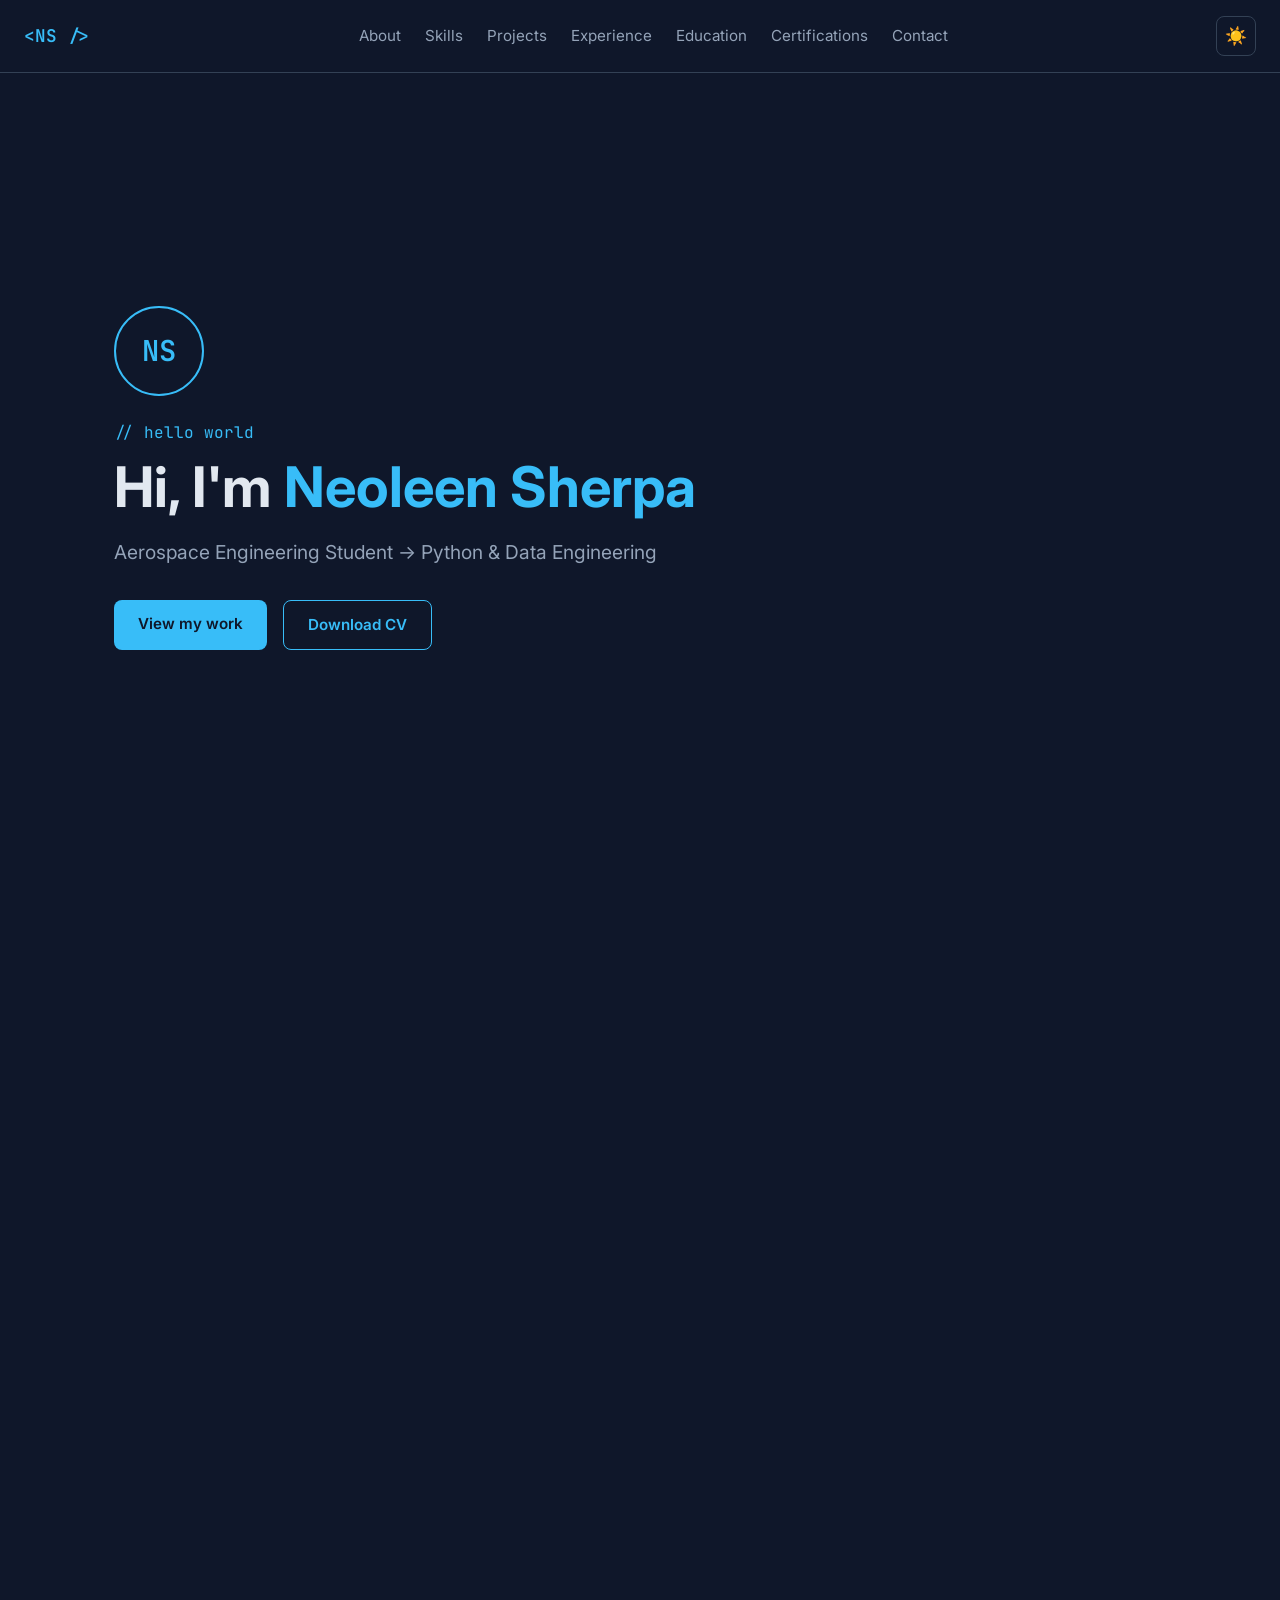
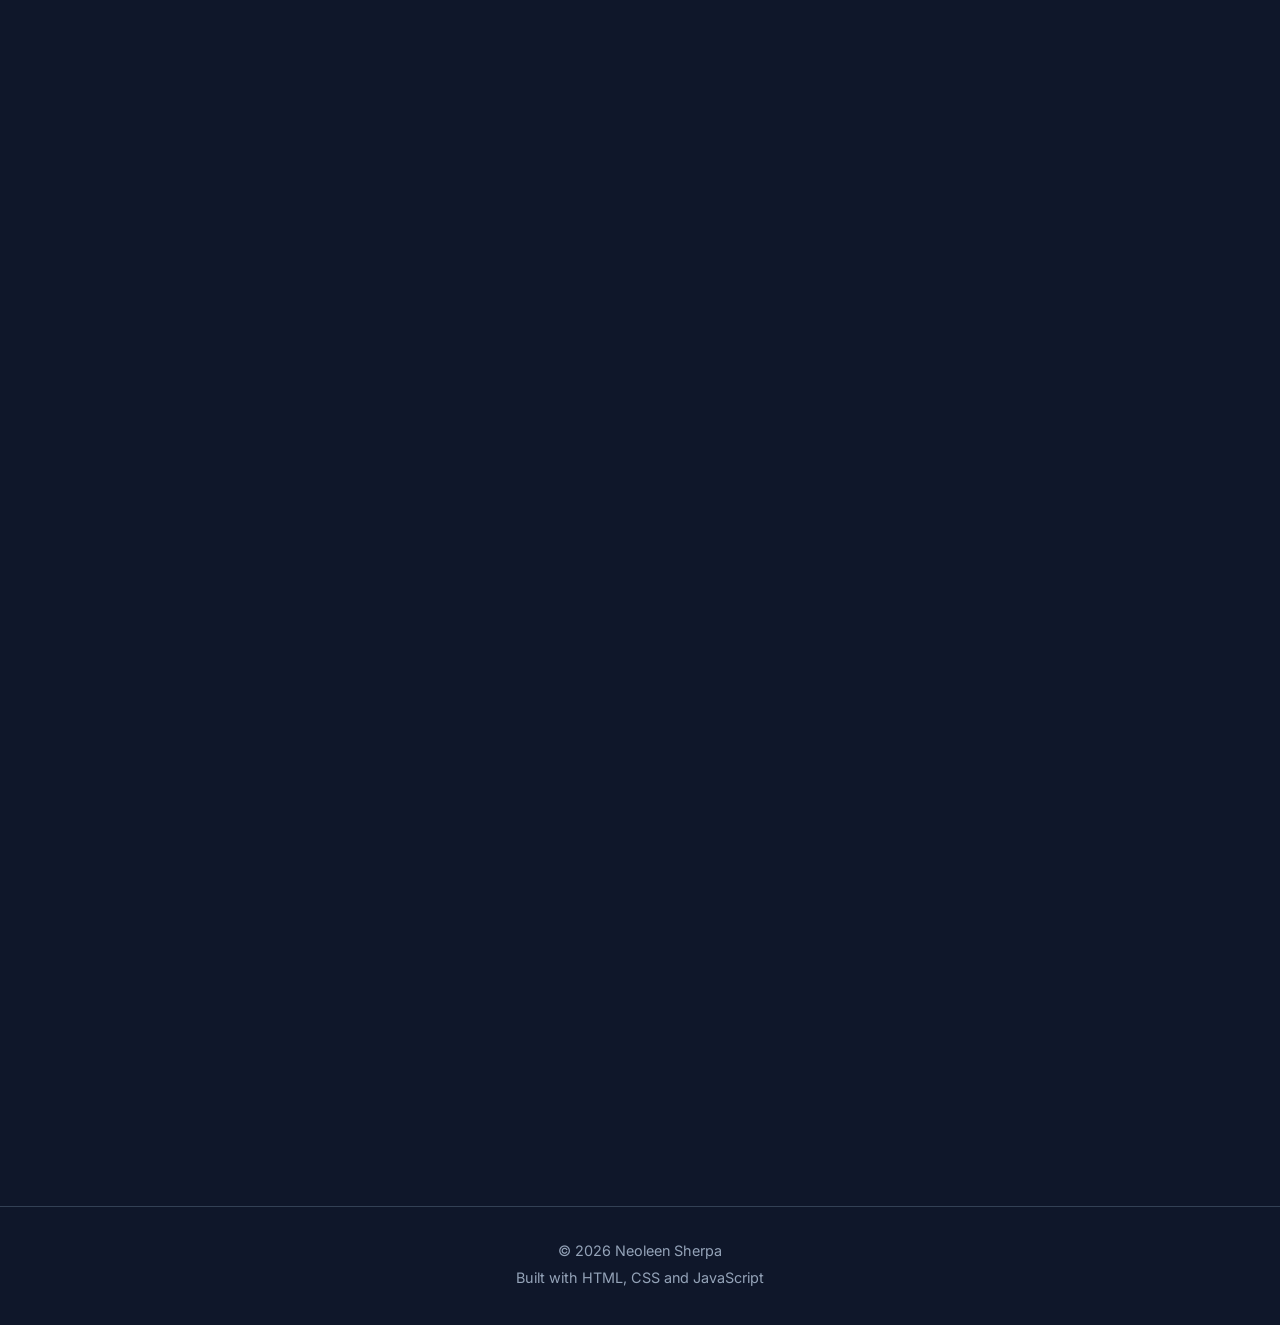
<file: index.html>
<!DOCTYPE html>
<html lang="en">

<head>
    <meta charset="UTF-8">
    <meta name="viewport" content="width=device-width, initial-scale=1.0">
    <title>Neoleen Sherpa | Portfolio</title>
    <link href="https://fonts.googleapis.com/css2?family=Inter:wght@400;600;700&family=JetBrains+Mono:wght@400;600&display=swap" rel="stylesheet">
    <link rel="stylesheet" href="style.css">
</head>

<body>
    <!-- ===== NAVIGATION BAR ===== -->
    <header class="navbar">
        <a href="#hero" class="logo">&lt;NS /&gt;</a>

        <nav>
            <ul class="nav-links" id="nav-links">
                <li><a href="#about">About</a></li>
                <li><a href="#skills">Skills</a></li>
                <li><a href="#projects">Projects</a></li>
                <li><a href="#experience">Experience</a></li>
                <li><a href="#education">Education</a></li>
                <li><a href="#certifications">Certifications</a></li>
                <li><a href="#contact">Contact</a></li>
            </ul>
        </nav>

        <div class="nav-buttons">
            <button id="theme-toggle" aria-label="Switch between light and dark mode">☀️</button>
            <button id="menu-toggle" aria-label="Open menu">☰</button>
        </div>
    </header>

    <main>

        <!-- ===== HERO SECTION ===== -->
        <section id="hero" class="hero">
            <div class="initials">NS</div>
            <p class="code-comment">// hello world</p>
            <h1>Hi, I'm <span class="highlight">Neoleen Sherpa</span></h1>
            <p class="tagline">Aerospace Engineering Student → Python &amp; Data Engineering</p>

            <div class="hero-buttons">
                <a href="#projects" class="btn btn-primary">View my work</a>
                <a href="files/cv.pdf" class="btn btn-secondary" download>Download CV</a>
            </div>
        </section>

        <!-- ===== ABOUT SECTION ===== -->
        <section id="about" class="about">
            <p class="section-label">// about</p>
            <h2>About me</h2>

            <p>
                I'm an Aerospace Engineering student at the University of Surrey, turning a
                passion for software into a career. I work mainly in Python and have built
                projects ranging from an AI-powered blog generator to a song recommender
                using the Last.fm API.
            </p>
            <p>
                I've completed a data engineering internship focused on ETL pipelines, and
                I'm now on a software development internship with London Success Academy,
                building web projects like this portfolio. I'm looking for graduate roles and internships in
                Python development, data engineering and AI/machine learning.
            </p>
            <p>
                Through Formula Student and Peryton Space Societies, I've learned to deliver technical
                work as part of a team, and I bring the same analytical, problem-solving
                mindset from engineering to everything I build.
            </p>

            <h3>Interests</h3>
            <ul class="tags">
                <li>Python Development</li>
                <li>Artificial Intelligence</li>
                <li>Machine Learning</li>
                <li>Computer Vision</li>
                <li>Simulation &amp; Optimisation</li>
                <li>Data Engineering</li>
            </ul>
        </section>
        
        <!-- ===== SKILLS SECTION ===== -->
        <section id="skills" class="skills">
            <p class="section-label">// skills</p>
            <h2>Skills</h2>

            <div class="skills-grid">

                <div class="skill-group">
                    <h3>Languages</h3>
                    <ul class="tags">
                        <li>Python</li>
                        <li>SQL</li>
                        <li>MATLAB</li>
                    </ul>
                </div>

                <div class="skill-group">
                    <h3>Web</h3>
                    <ul class="tags">
                        <li>HTML</li>
                        <li>CSS</li>
                        <li>JavaScript</li>
                    </ul>
                </div>

                <div class="skill-group">
                    <h3>Data &amp; Libraries</h3>
                    <ul class="tags">
                        <li>NumPy</li>
                        <li>pandas</li>
                        <li>Matplotlib</li>
                    </ul>
                </div>

                <div class="skill-group">
                    <h3>Data Engineering</h3>
                    <ul class="tags">
                        <li>ETL Pipelines</li>
                        <li>PySpark</li>
                        <li>DuckDB</li>
                        <li>Parquet</li>
                        <li>pytest</li>
                    </ul>
                </div>

                <div class="skill-group">
                    <h3>APIs &amp; AI</h3>
                    <ul class="tags">
                        <li>REST APIs</li>
                        <li>JSON</li>
                        <li>OpenAI API</li>
                        <li>Generative AI</li>
                        <li>GitHub Copilot</li>
                    </ul>
                </div>

                <div class="skill-group">
                    <h3>Tools</h3>
                    <ul class="tags">
                        <li>Git</li>
                        <li>GitHub</li>
                        <li>Command Line</li>
                        <li>VS Code</li>
                    </ul>
                </div>

                <div class="skill-group">
                    <h3>Engineering Software</h3>
                    <ul class="tags">
                        <li>Fusion 360</li>
                        <li>Ansys</li>
                        <li>Microsoft Office</li>
                        <li>Google Workspace</li>
                    </ul>
                </div>

            </div>
        </section>
        
        <!-- ===== PROJECTS SECTION ===== -->
        <section id="projects" class="projects">
            <p class="section-label">// projects</p>
            <h2>Projects</h2>

            <div class="projects-grid">

                <!-- Project 1 -->
                <article class="project-card">
                    <p class="badge">Internship project</p>
                    <h3>NHS GP Appointments ETL Pipeline</h3>
                    <p>
                        Built an end-to-end Python ETL pipeline turning 1.5M+ rows of NHS data
                        into a DuckDB warehouse and KPI dashboard using PySpark and SQL, with
                        24 pytest tests and 9 automated quality checks.
                    </p>
                    <ul class="tags">
                        <li>Python</li>
                        <li>PySpark</li>
                        <li>DuckDB</li>
                        <li>SQL</li>
                        <li>pytest</li>
                    </ul>
                    <a href="https://github.com/neoleeen/nhs-gp-appointments-etl" class="project-link" target="_blank"
                        rel="noopener">View on GitHub →</a>
                </article>

                <!-- Project 2 -->
                <article class="project-card">
                    <p class="badge">In progress</p>
                    <h3>Song Recommender</h3>
                    <p>
                        Recommends similar songs from listener tags, with a data pipeline
                        covering over 1400 songs across 30 genres.
                    </p>
                    <ul class="tags">
                        <li>Python</li>
                        <li>pandas</li>
                        <li>scikit-learn</li>
                        <li>REST APIs</li>
                    </ul>
                    <a href="https://github.com/neoleeen/song-recommender" class="project-link" target="_blank"
                        rel="noopener">View on GitHub →</a>
                </article>

                <!-- Project 3 -->
                <article class="project-card">
                    <p class="badge">Completed</p>
                    <h3>AI Blog Generator</h3>
                    <p>
                        Generates blog posts paragraph by paragraph, with API keys secured
                        via environment variables.
                    </p>
                    <ul class="tags">
                        <li>Python</li>
                        <li>OpenAI API</li>
                    </ul>
                    <a href="https://github.com/neoleeen/blog_generator" class="project-link" target="_blank"
                        rel="noopener">View on GitHub →</a>
                </article>

            </div>
        </section>
    
        <!-- ===== EXPERIENCE SECTION ===== -->
        <section id="experience" class="experience">
            <p class="section-label">// experience</p>
            <h2>Experience</h2>

            <!-- Internships -->
            <h3>Internships</h3>
            <div class="timeline">

                <article class="timeline-item">
                    <p class="timeline-date">Nov 2026 – Present · Remote</p>
                    <h4>Software Developer Intern</h4>
                    <p class="timeline-org">London Success Academy</p>
                    <ul>
                        <li>Building and deploying a responsive personal portfolio website with HTML, CSS and
                            JavaScript, using semantic HTML, Flexbox and Grid layouts and interactive features</li>
                        <li>Completing weekly software development assignments covering clean, well-structured code,
                            testing and deployment</li>
                    </ul>
                </article>

                <article class="timeline-item">
                    <p class="timeline-date">Oct 2026 · Remote</p>
                    <h4>Data Engineering Intern</h4>
                    <p class="timeline-org">London Success Academy</p>
                    <ul>
                        <li>Built an end-to-end Python ETL pipeline turning 1.5M+ rows of NHS data into a DuckDB
                            warehouse and KPI dashboard using PySpark and SQL</li>
                        <li>Wrote modular, configurable code with logging, rerun-safe database loads and one-command
                            automation, managed with Git and GitHub</li>
                        <li>Ensured reliability with 24 pytest tests and 9 automated quality checks, and documented and
                            presented design decisions to mentors</li>
                    </ul>
                </article>

            </div>

            <!-- Engineering teams -->
            <h3>Engineering teams</h3>
            <div class="timeline">

                <article class="timeline-item">
                    <p class="timeline-date">Feb 2026 – May 2026</p>
                    <h4>Design Group Project</h4>
                    <p class="timeline-org">University of Surrey</p>
                    <ul>
                        <li>Designed and built a radio-controlled aircraft in a team, contributing across research,
                            design and build phases</li>
                        <li>Researched aerodynamic and structural requirements, presented findings in weekly meetings,
                            and modelled aircraft components in Fusion 360</li>
                    </ul>
                </article>

                <article class="timeline-item">
                    <p class="timeline-date">Oct 2024 – Dec 2025</p>
                    <h4>Formula Student Society, Chassis Team</h4>
                    <p class="timeline-org">University of Surrey</p>
                    <ul>
                        <li>Analysed chassis components (e.g. seat structures, aero mounts) to support design decisions
                            in the chassis sub-team</li>
                        <li>Presented technical findings in weekly meetings and contributed to design reviews</li>
                    </ul>
                </article>

                <article class="timeline-item">
                    <p class="timeline-date">Oct 2024 – Jun 2025</p>
                    <h4>Peryton Space Society, Rover Team</h4>
                    <p class="timeline-org">University of Surrey</p>
                    <ul>
                        <li>Worked on mechanical design and prototyping as part of a sub-team to develop a rover for the
                            UKSEDS Olympus Rover Trials</li>
                        <li>Researched chassis designs and materials, presented findings, and contributed to PDR
                            documentation</li>
                    </ul>
                </article>

            </div>
        </section>
        
        <!-- ===== EDUCATION SECTION ===== -->
        <section id="education" class="education">
            <p class="section-label">// education</p>
            <h2>Education</h2>

            <article class="education-card">
                <p class="timeline-date">Sep 2024 – Jun 2027 (Expected) · Guildford, Surrey</p>
                <h3>BEng Aerospace Engineering</h3>
                <p class="timeline-org">University of Surrey</p>
                <p class="grade">Year 2: Upper Second Class Honours (2:1), 62% average</p>

                <h4>Relevant modules</h4>
                <ul class="modules">
                    <li><span>Numerical Methods &amp; Applied Programming</span> <span class="module-grade">82%</span>
                    </li>
                    <li><span>Aircraft Structures &amp; Aeroelasticity</span> <span class="module-grade">72%</span></li>
                    <li><span>Design Skills</span> <span class="module-grade">69%</span></li>
                    <li><span>Design, Make and Evaluate</span> <span class="module-grade">66%</span></li>
                    <li><span>Control</span> <span class="module-grade">50%</span></li>
                </ul>
            </article>
        </section>
      
        <!-- ===== CERTIFICATIONS SECTION ===== -->
        <section id="certifications" class="certifications">
            <p class="section-label">// certifications</p>
            <h2>Certifications</h2>

            <div class="cert-grid">

                <article class="cert-card">
                    <p class="badge">Python</p>
                    <h3>The Legend of Python</h3>
                    <p class="timeline-org">Codédex · Oct 2026</p>
                    <a href="files/python-certificate.pdf" class="btn btn-secondary" target="_blank" rel="noopener">View
                        certificate</a>
                </article>

                <article class="cert-card">
                    <p class="badge">Internship</p>
                    <h3>Data Engineering Internship</h3>
                    <p class="timeline-org">London Success Academy · Oct 2026</p>
                    <a href="files/lsa-data-certificate.pdf" class="btn btn-secondary" target="_blank" rel="noopener">View
                        certificate</a>
                </article>

            </div>
        </section>
        
        <!-- ===== CONTACT SECTION ===== -->
        <section id="contact" class="contact">
            <p class="section-label">// contact</p>
            <h2>Get in touch</h2>
            <p>
                I'm currently looking for graduate opportunities in Python development,
                data engineering and AI/machine learning. Feel free to reach out.
            </p>

            <div class="contact-links">
                <a href="mailto:neoleensherpa@gmail.com" class="btn btn-primary">Email me</a>
                <a href="https://www.linkedin.com/in/neoleen-sherpa/" class="btn btn-secondary" target="_blank"
                    rel="noopener">LinkedIn</a>
                <a href="https://github.com/neoleeen" class="btn btn-secondary" target="_blank"
                    rel="noopener">GitHub</a>
            </div>
        </section>
      

    </main>

    <!-- ===== FOOTER ===== -->
    <footer class="footer">
        <p>&copy; 2026 Neoleen Sherpa</p>
        <p>Built with HTML, CSS and JavaScript</p>
    </footer>

    <script src="script.js"></script>
</body>

</html>
</file>
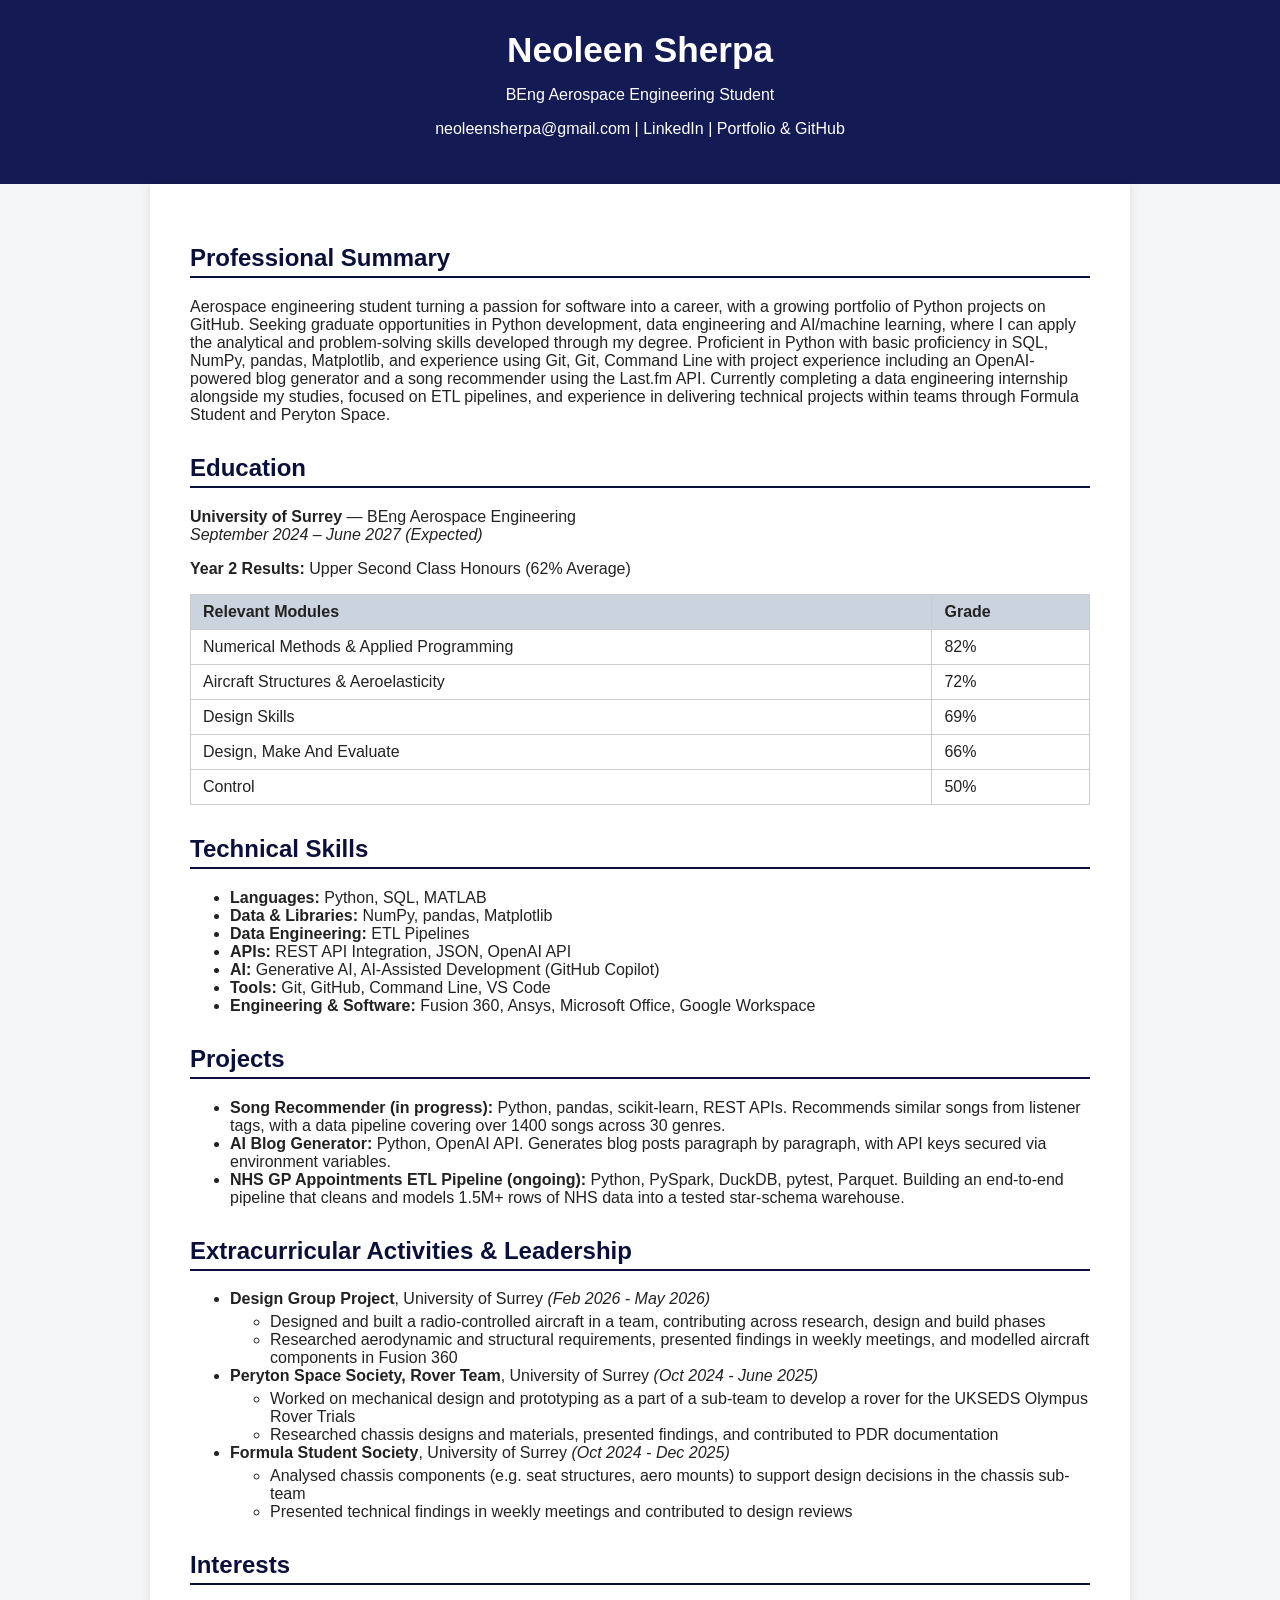
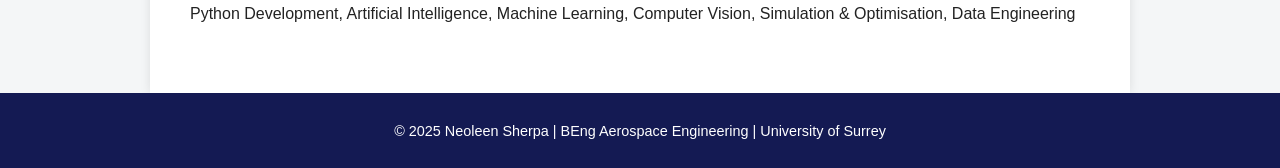
<file: docs/index.html>
<!DOCTYPE html>
<html lang="en">
<head>
  <meta charset="UTF-8">
  <meta name="viewport" content="width=device-width, initial-scale=1.0">
  <title>Neoleen Sherpa | CV</title>
  <link rel="icon" type="image/x-icon" href="neo.ico">
  <style>
    body {
      font-family: Arial, sans-serif;
      background-color: #f4f6f7;
      color: #222;
      margin: 0;
      padding: 0;
    }

    header {
      background-color: #141a53;
      color: #fff;
      padding: 30px;
      text-align: center;
    }

    h1 {
      margin: 0;
      font-size: 2.2em;
    }

    h2 {
      color: #0b103b;
      border-bottom: 2px solid #0b103b;
      padding-bottom: 4px;
    }

    main {
      padding: 40px;
      max-width: 900px;
      margin: 0 auto;
      background-color: #fff;
      box-shadow: 0 0 10px rgba(0,0,0,0.1);
    }

    section {
      margin-bottom: 30px;
    }

    table {
      border-collapse: collapse;
      width: 100%;
    }

    th, td {
      border: 1px solid #ccc;
      padding: 8px 12px;
      text-align: left;
    }

    th {
      background-color: #cad3de;
    }

    ul {
      margin-top: 5px;
    }

    footer {
      background-color: #141a53;
      color: white;
      text-align: center;
      padding: 15px;
      font-size: 0.9em;
    }

    a {
      color: #0b103b;
      text-decoration: none;
    }

    a:hover {
      text-decoration: underline;
    }
  </style>
</head>
<body>
  <header>
    <h1>Neoleen Sherpa</h1>
    <p>BEng Aerospace Engineering Student</p>
    <p>
      <a href="mailto:neoleensherpa@gmail.com" style="color:#fff;">neoleensherpa@gmail.com</a> |
      <a href="https://www.linkedin.com/in/neoleen-sherpa-520845363/" style="color:#fff;">LinkedIn</a> |
      <a href="https://github.com/neoleeen" style="color:#fff;">Portfolio & GitHub</a>
    </p>
  </header>

  <main>
    <section>
      <h2>Professional Summary</h2>
      <p>
        Aerospace engineering student turning a passion for software into a career, with a growing portfolio of Python projects on GitHub.
        Seeking graduate opportunities in Python development, data engineering and AI/machine learning, where I can apply the analytical
        and problem-solving skills developed through my degree. Proficient in Python with basic proficiency in SQL, NumPy, pandas, Matplotlib, 
        and experience using Git, Git, Command Line with project experience including an OpenAI-powered blog generator and a song recommender 
        using the Last.fm API. Currently completing a data engineering internship alongside my studies, focused on ETL pipelines, and experience 
        in delivering technical projects within teams through Formula Student and Peryton Space.
      </p>
    </section>

    <section>
      <h2>Education</h2>
      <p><strong>University of Surrey</strong> — BEng Aerospace Engineering<br>
      <em>September 2024 – June 2027 (Expected)</em></p>

      <p><strong>Year 2 Results:</strong> Upper Second Class Honours (62% Average)</p>
      <table>
        <tr><th>Relevant Modules</th><th>Grade</th></tr>
        <tr><td>Numerical Methods & Applied Programming</td><td>82%</td></tr>
        <tr><td>Aircraft Structures & Aeroelasticity</td><td>72%</td></tr>
        <tr><td>Design Skills</td><td>69%</td></tr>
        <tr><td>Design, Make And Evaluate</td><td>66%</td></tr>
        <tr><td>Control</td><td>50%</td></tr>
      </table>
    </section>

    <section>
      <h2>Technical Skills</h2>
      <ul>
        <li><strong>Languages:</strong> Python, SQL, MATLAB</li>
        <li><strong>Data & Libraries:</strong> NumPy, pandas, Matplotlib</li>
        <li><strong>Data Engineering:</strong> ETL Pipelines</li>
        <li><strong>APIs:</strong> REST API Integration, JSON, OpenAI API</li>
        <li><strong>AI:</strong> Generative AI, AI-Assisted Development (GitHub Copilot)</li>
        <li><strong>Tools:</strong> Git, GitHub, Command Line, VS Code</li>
        <li><strong>Engineering & Software: </strong> Fusion 360, Ansys, Microsoft Office, Google Workspace</li>
      </ul>
    </section>

    <section>
      <h2>Projects</h2>
      <ul>
        <li>
          <strong>Song Recommender (in progress):</strong> Python, pandas, scikit-learn, REST APIs.  
          Recommends similar songs from listener tags, with a data pipeline covering over 1400 songs across 30 genres.
        </li>
        <li>
          <strong>AI Blog Generator:</strong> Python, OpenAI API. 
          Generates blog posts paragraph by paragraph, with API keys secured via environment variables.
        </li>
        <li>
          <strong>NHS GP Appointments ETL Pipeline (ongoing):</strong> Python, PySpark, DuckDB, pytest, Parquet.  
          Building an end-to-end pipeline that cleans and models 1.5M+ rows of NHS data into a tested star-schema warehouse.
        </li>
      </ul>
    </section>

    <section>
      <h2>Extracurricular Activities & Leadership</h2>
      <ul>
        <li>
          <strong> Design Group Project</strong>, University of Surrey <em>(Feb 2026 - May 2026)</em>
          <ul>
            <li>Designed and built a radio-controlled aircraft in a team, contributing across research, design and build phases</li>
            <li>Researched aerodynamic and structural requirements, presented findings in weekly meetings, and modelled aircraft components in Fusion 360</li>
          </ul>
        </li>
        <li>
          <strong>Peryton Space Society, Rover Team</strong>, University of Surrey <em>(Oct 2024 - June 2025)</em>
          <ul>
            <li>Worked on mechanical design and prototyping as a part of a sub-team to develop a rover for the UKSEDS Olympus Rover Trials</li>
            <li>Researched chassis designs and materials, presented findings, and contributed to PDR documentation</li>
          </ul>
        </li>
        <li>
          <strong>Formula Student Society</strong>, University of Surrey <em>(Oct 2024 - Dec 2025)</em>
          <ul>
            <li>Analysed chassis components (e.g. seat structures, aero mounts) to support design decisions in the chassis sub-team</li>
            <li>Presented technical findings in weekly meetings and contributed to design reviews</li>
          </ul>
        </li>
      </ul>
    </section>

    <section>
      <h2>Interests</h2>
      <p> Python Development, Artificial Intelligence, Machine Learning, Computer Vision, Simulation & Optimisation, Data Engineering</p>
    </section>
  </main>

  <footer>
    <p>© 2025 Neoleen Sherpa | BEng Aerospace Engineering | University of Surrey</p>
  </footer>
</body>
</html>
</file>
<file: style.css>
/* =========================================
   1. COLOUR AND FONT VARIABLES
   ========================================= */

/* Dark theme (the default) */
:root {
  --bg: #0f172a;
  --bg-card: #1e293b;
  --text: #e2e8f0;
  --text-muted: #94a3b8;
  --accent: #38bdf8;
  --border: #334155;

  --font-main: 'Inter', sans-serif;
  --font-code: 'JetBrains Mono', monospace;
}

/* Light theme (switched on later by JavaScript) */
body.light {
  --bg: #f8fafc;
  --bg-card: #ffffff;
  --text: #0f172a;
  --text-muted: #475569;
  --accent: #0284c7;
  --border: #e2e8f0;
}


/* =========================================
   2. RESET
   ========================================= */

* {
  margin: 0;
  padding: 0;
  box-sizing: border-box;
}

html {
  scroll-behavior: smooth;
  scroll-padding-top: 80px;
}


/* =========================================
   3. BASE STYLES
   ========================================= */

body {
  background-color: var(--bg);
  color: var(--text);
  font-family: var(--font-main);
  line-height: 1.6;
  transition: background-color 0.3s, color 0.3s;
}

h1, h2, h3, h4 {
  line-height: 1.2;
}

h2 {
  font-size: 2rem;
  margin-bottom: 1.5rem;
}

h3 {
  font-size: 1.25rem;
  margin-bottom: 0.75rem;
}

h4 {
  font-size: 1.05rem;
}

p {
  margin-bottom: 1rem;
}

a {
  color: var(--accent);
  text-decoration: none;
}


/* =========================================
   4. SECTION LAYOUT
   ========================================= */

section {
  max-width: 1100px;
  margin: 0 auto;
  padding: 80px 24px;
}

.section-label {
  font-family: var(--font-code);
  color: var(--accent);
  font-size: 0.9rem;
  margin-bottom: 0.5rem;
}

/* =========================================
   5. NAVIGATION BAR
   ========================================= */

.navbar {
  position: sticky;
  top: 0;
  z-index: 100;
  display: flex;
  justify-content: space-between;
  align-items: center;
  padding: 16px 24px;
  background-color: var(--bg);
  border-bottom: 1px solid var(--border);
}

.logo {
  font-family: var(--font-code);
  font-weight: 600;
  font-size: 1.1rem;
}

.nav-links {
  display: flex;
  gap: 24px;
  list-style: none;
}

.nav-links a {
  color: var(--text-muted);
  font-size: 0.95rem;
  transition: color 0.2s;
}

.nav-links a:hover {
  color: var(--accent);
}

.nav-buttons {
  display: flex;
  gap: 8px;
}

.nav-buttons button {
  background: none;
  border: 1px solid var(--border);
  color: var(--text);
  font-size: 1.1rem;
  width: 40px;
  height: 40px;
  border-radius: 8px;
  cursor: pointer;
  transition: border-color 0.2s;
}

.nav-buttons button:hover {
  border-color: var(--accent);
}

#menu-toggle {
  display: none;
}


/* =========================================
   6. HERO SECTION
   ========================================= */

.hero {
  min-height: 90vh;
  display: flex;
  flex-direction: column;
  justify-content: center;
  align-items: flex-start;
}

.initials {
  width: 90px;
  height: 90px;
  border-radius: 50%;
  border: 2px solid var(--accent);
  color: var(--accent);
  font-family: var(--font-code);
  font-size: 1.8rem;
  font-weight: 600;
  display: flex;
  justify-content: center;
  align-items: center;
  margin-bottom: 24px;
}

.code-comment {
  font-family: var(--font-code);
  color: var(--accent);
  margin-bottom: 0.5rem;
}

.hero h1 {
  font-size: 3.5rem;
  margin-bottom: 1rem;
}

.highlight {
  color: var(--accent);
}

.tagline {
  font-size: 1.2rem;
  color: var(--text-muted);
  max-width: 600px;
  margin-bottom: 2rem;
}

.hero-buttons {
  display: flex;
  gap: 16px;
  flex-wrap: wrap;
}


/* =========================================
   7. BUTTONS
   ========================================= */

.btn {
  display: inline-block;
  padding: 12px 24px;
  border-radius: 8px;
  font-weight: 600;
  font-size: 0.95rem;
  transition: transform 0.2s, background-color 0.2s, color 0.2s;
}

.btn:hover {
  transform: translateY(-2px);
}

.btn-primary {
  background-color: var(--accent);
  color: var(--bg);
}

.btn-secondary {
  border: 1px solid var(--accent);
  color: var(--accent);
}

.btn-secondary:hover {
  background-color: var(--accent);
  color: var(--bg);
}

/* =========================================
   8. TAGS (skills, interests, project tech)
   ========================================= */

.tags {
  display: flex;
  flex-wrap: wrap;
  gap: 8px;
  list-style: none;
  margin-bottom: 1rem;
}

.tags li {
  font-family: var(--font-code);
  font-size: 0.8rem;
  color: var(--accent);
  border: 1px solid var(--accent);
  border-radius: 999px;
  padding: 4px 12px;
}


/* =========================================
   9. ABOUT
   ========================================= */

.about p {
  max-width: 750px;
}

.about h3 {
  margin-top: 2rem;
}


/* =========================================
   10. CARDS (shared look)
   ========================================= */

.skill-group,
.project-card,
.education-card,
.cert-card {
  background-color: var(--bg-card);
  border: 1px solid var(--border);
  border-radius: 12px;
  padding: 24px;
  transition: transform 0.2s, border-color 0.2s;
}

.project-card:hover,
.cert-card:hover {
  transform: translateY(-4px);
  border-color: var(--accent);
}


/* =========================================
   11. GRIDS (skills, projects, certificates)
   ========================================= */

.skills-grid,
.projects-grid,
.cert-grid {
  display: grid;
  grid-template-columns: repeat(auto-fit, minmax(280px, 1fr));
  gap: 20px;
}

.skill-group h3 {
  font-size: 1rem;
}


/* =========================================
   12. PROJECTS
   ========================================= */

.project-card {
  display: flex;
  flex-direction: column;
}

.badge {
  display: inline-block;
  align-self: flex-start;
  font-family: var(--font-code);
  font-size: 0.75rem;
  background-color: var(--border);
  color: var(--text);
  padding: 2px 10px;
  border-radius: 999px;
  margin-bottom: 1rem;
}

.project-link {
  margin-top: auto;
  font-weight: 600;
}


/* =========================================
   13. EXPERIENCE TIMELINE
   ========================================= */

.experience h3 {
  font-family: var(--font-code);
  font-size: 1rem;
  color: var(--text-muted);
  margin-bottom: 1.5rem;
}

.timeline {
  border-left: 2px solid var(--border);
  padding-left: 28px;
  margin-bottom: 3rem;
}

.timeline-item {
  position: relative;
  margin-bottom: 2.5rem;
}

.timeline-item::before {
  content: "";
  position: absolute;
  left: -36px;
  top: 6px;
  width: 14px;
  height: 14px;
  border-radius: 50%;
  background-color: var(--accent);
}

.timeline-date {
  font-family: var(--font-code);
  font-size: 0.85rem;
  color: var(--accent);
  margin-bottom: 0.25rem;
}

.timeline-item h4 {
  font-size: 1.15rem;
  margin-bottom: 0.25rem;
}

.timeline-org {
  color: var(--text-muted);
  margin-bottom: 0.75rem;
}

.timeline-item ul {
  padding-left: 1.2rem;
  color: var(--text-muted);
}

.timeline-item li {
  margin-bottom: 0.4rem;
}


/* =========================================
   14. EDUCATION
   ========================================= */

.education-card {
  max-width: 750px;
}

.grade {
  font-weight: 600;
}

.education-card h4 {
  margin: 1.5rem 0 0.75rem;
}

.modules {
  list-style: none;
}

.modules li {
  display: flex;
  justify-content: space-between;
  gap: 16px;
  padding: 10px 0;
  border-bottom: 1px solid var(--border);
}

.modules li:last-child {
  border-bottom: none;
}

.module-grade {
  font-family: var(--font-code);
  color: var(--accent);
  font-weight: 600;
}


/* =========================================
   15. CERTIFICATIONS
   ========================================= */

.cert-card h3 {
  font-size: 1.1rem;
}


/* =========================================
   16. CONTACT
   ========================================= */

.contact {
  text-align: center;
}

.contact-links {
  display: flex;
  justify-content: center;
  gap: 16px;
  flex-wrap: wrap;
}


/* =========================================
   17. FOOTER
   ========================================= */

.footer {
  text-align: center;
  padding: 32px 24px;
  border-top: 1px solid var(--border);
  color: var(--text-muted);
  font-size: 0.9rem;
}

.footer p {
  margin-bottom: 0.25rem;
}

/* =========================================
   18. RESPONSIVE: TABLETS AND PHONES (960px and below)
   ========================================= */

@media (max-width: 960px) {

  #menu-toggle {
    display: block;
  }

  .nav-links {
    display: none;
    position: absolute;
    top: 100%;
    left: 0;
    width: 100%;
    flex-direction: column;
    gap: 0;
    background-color: var(--bg);
    border-bottom: 1px solid var(--border);
  }

  .nav-links.open {
    display: flex;
  }

  .nav-links a {
    display: block;
    padding: 14px 24px;
  }
}


/* =========================================
   19. RESPONSIVE: PHONES (600px and below)
   ========================================= */

@media (max-width: 600px) {

  section {
    padding: 60px 20px;
  }

  h2 {
    font-size: 1.6rem;
  }

  .hero h1 {
    font-size: 2.4rem;
  }

  .tagline {
    font-size: 1.05rem;
  }

  .initials {
    width: 70px;
    height: 70px;
    font-size: 1.4rem;
  }

  .skill-group,
  .project-card,
  .education-card,
  .cert-card {
    padding: 20px;
  }
}
</file>
